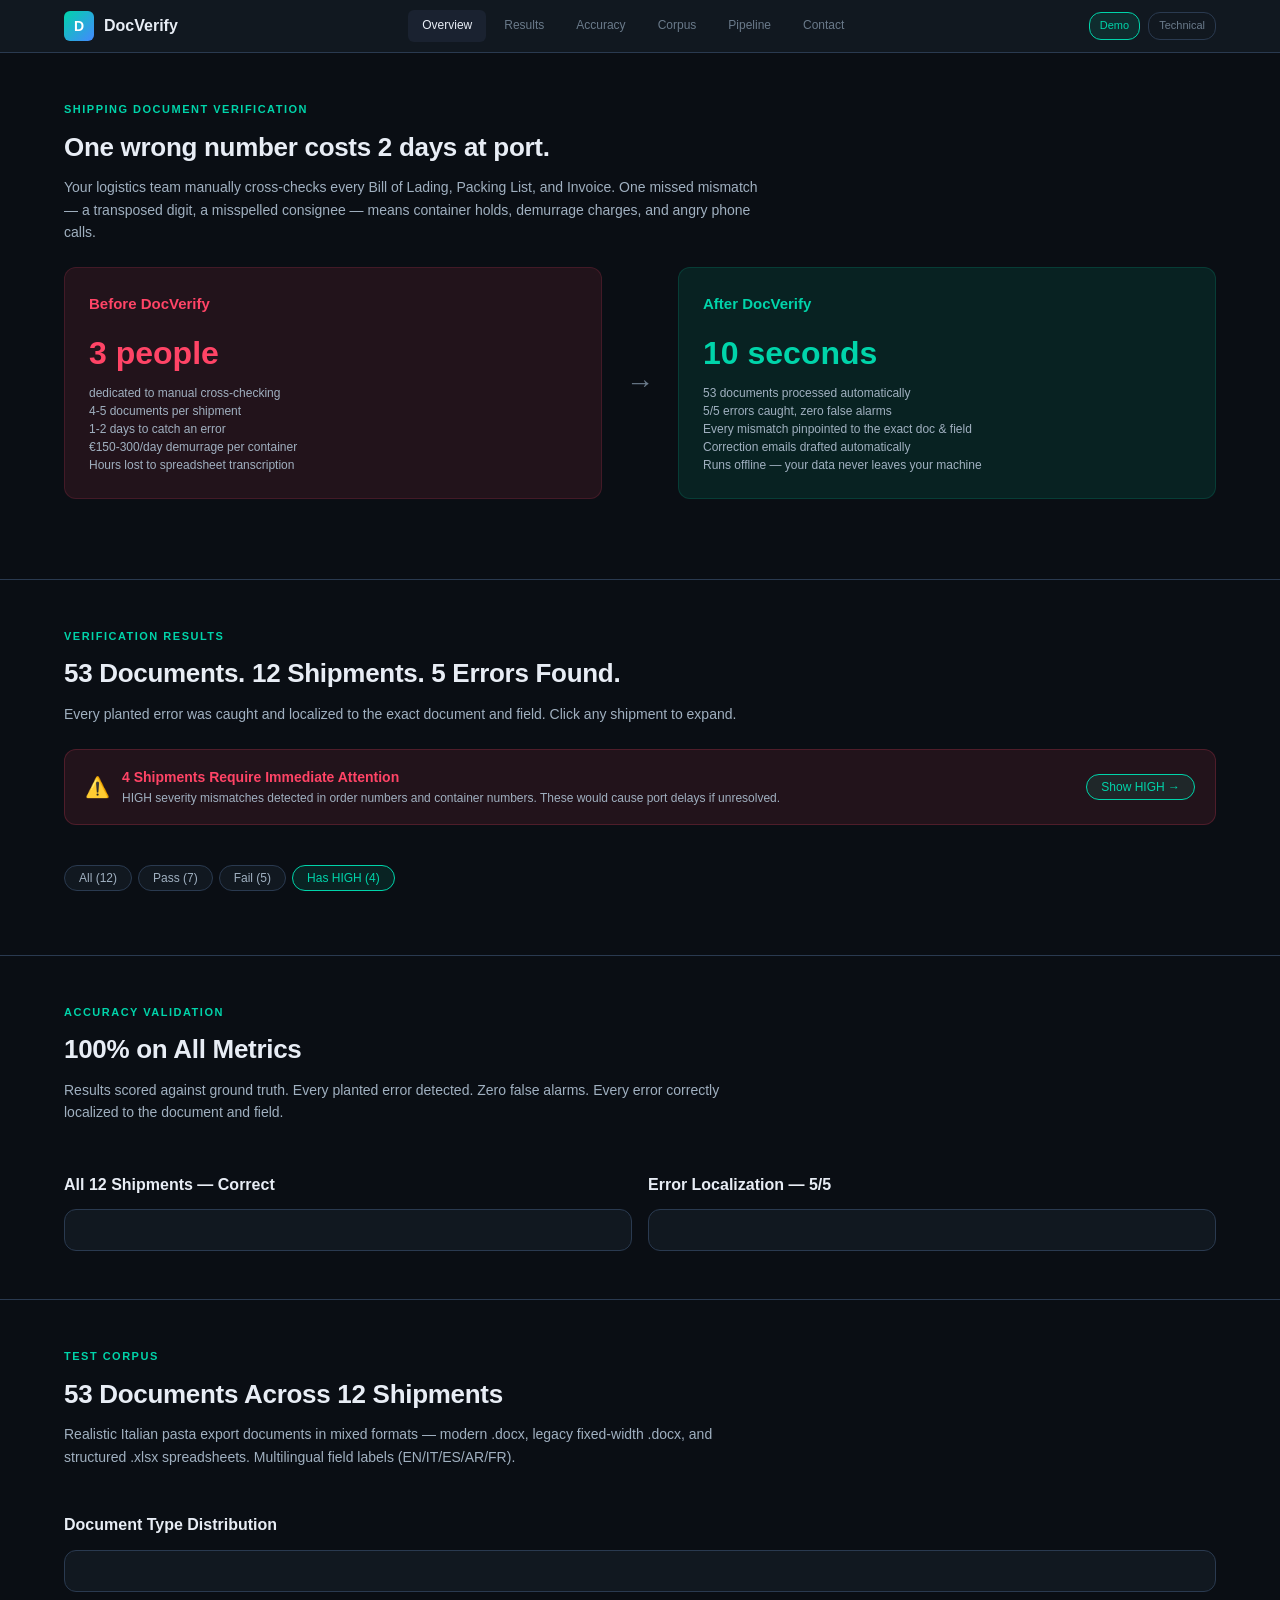
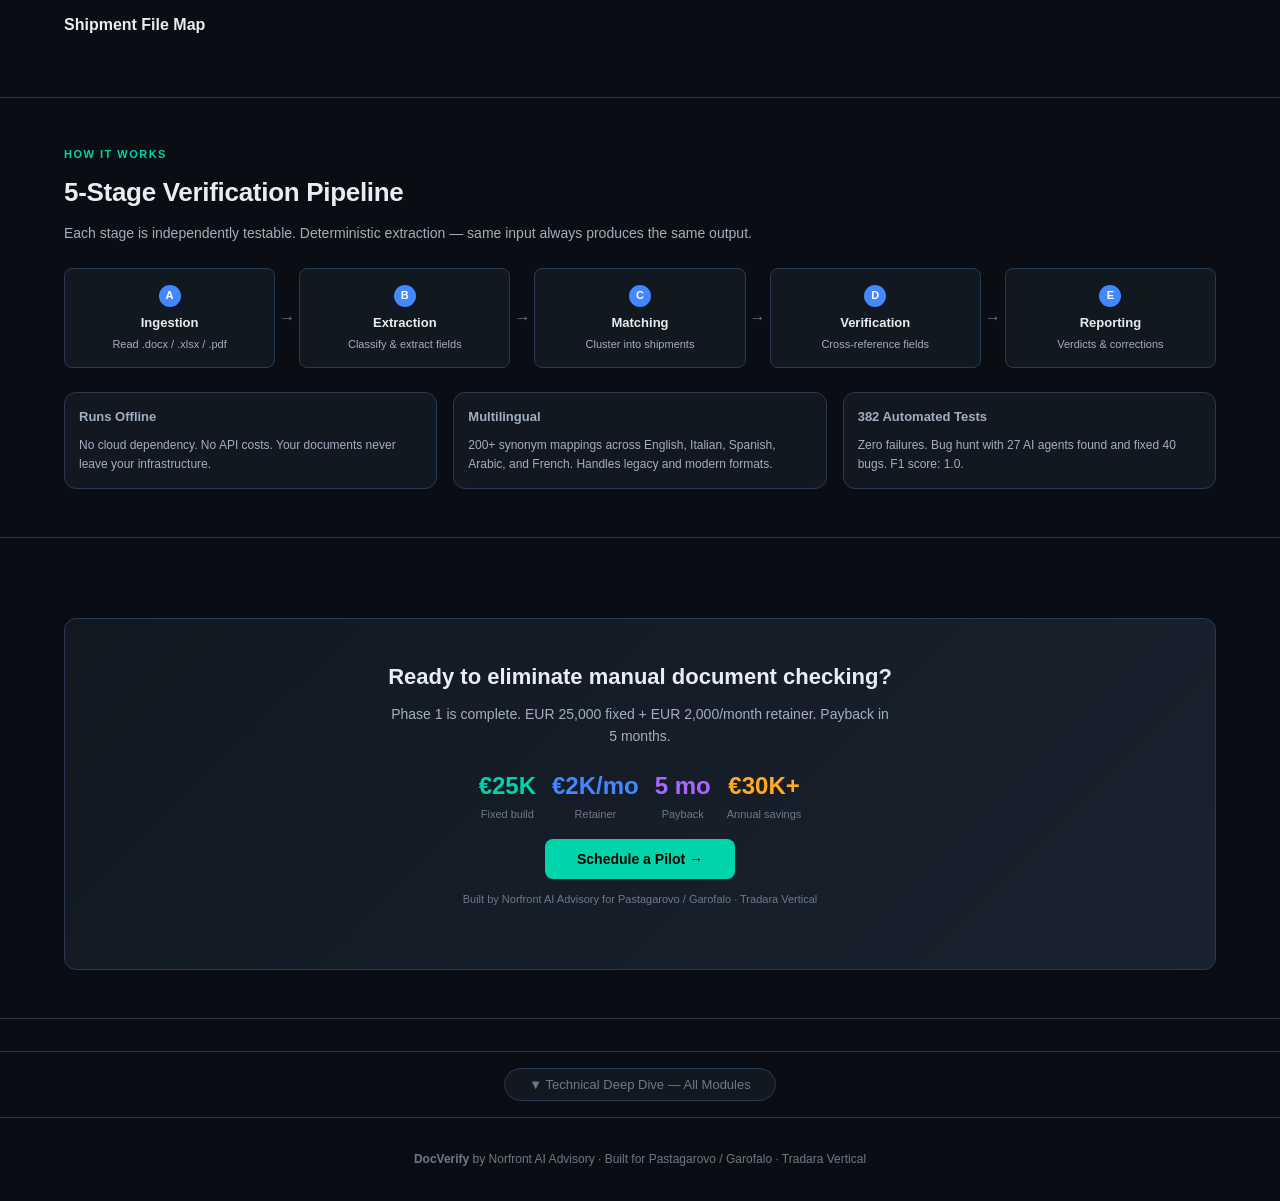
<file: demo.html>
<!DOCTYPE html>
<html lang="en">
<head>
<meta charset="UTF-8">
<meta name="viewport" content="width=device-width, initial-scale=1.0">
<title>DocVerify — Shipping Document Verification</title>
<style>
*{margin:0;padding:0;box-sizing:border-box}
:root{
  --bg:#0a0e14;--bg2:#111820;--bg3:#1a2230;--bg4:#243040;
  --border:#2a3a50;--border2:#3a4a60;
  --text:#e8edf5;--text2:#a0b0c0;--text3:#6a7a8a;
  --green:#00d4aa;--green-bg:rgba(0,212,170,.10);
  --red:#ff4466;--red-bg:rgba(255,68,102,.10);
  --orange:#ffaa22;--orange-bg:rgba(255,170,34,.10);
  --blue:#4488ff;--blue-bg:rgba(68,136,255,.10);
  --purple:#aa66ff;--purple-bg:rgba(170,102,255,.10);
  --cyan:#00ccdd;--cyan-bg:rgba(0,204,221,.10);
  --accent:#00d4aa;
  --radius:8px;--radius-lg:12px;
}
body{font-family:-apple-system,BlinkMacSystemFont,'Segoe UI',Helvetica,Arial,sans-serif;background:var(--bg);color:var(--text);line-height:1.6;font-size:14px}
a{color:var(--blue);text-decoration:none}
code{font-family:'SF Mono',SFMono-Regular,Consolas,monospace;background:var(--bg3);padding:1px 6px;border-radius:4px;font-size:12px}
.container{max-width:1200px;margin:0 auto;padding:0 24px}

/* Nav */
nav{background:var(--bg2);border-bottom:1px solid var(--border);position:sticky;top:0;z-index:100;backdrop-filter:blur(12px)}
nav .container{display:flex;align-items:center;justify-content:space-between;height:52px}
.nav-brand{display:flex;align-items:center;gap:10px;font-weight:700;font-size:16px}
.nav-brand .icon{width:30px;height:30px;background:linear-gradient(135deg,var(--green),var(--blue));border-radius:6px;display:flex;align-items:center;justify-content:center;font-weight:800;font-size:14px;color:#fff}
.nav-links{display:flex;gap:4px}
.nav-links a{padding:6px 14px;border-radius:6px;font-size:12px;color:var(--text3);white-space:nowrap;transition:all .2s}
.nav-links a:hover,.nav-links a.active{background:var(--bg3);color:var(--text)}
.badge-live{background:var(--green-bg);color:var(--green);padding:2px 8px;border-radius:12px;font-size:11px;font-weight:600;cursor:pointer;border:1px solid transparent;transition:all .2s}
.badge-live:hover{border-color:var(--green)}
.badge-live::before{content:'';display:inline-block;width:5px;height:5px;background:var(--green);border-radius:50%;margin-right:4px;animation:pulse 2s infinite}
@keyframes pulse{0%,100%{opacity:1}50%{opacity:.3}}
.mode-label{font-size:11px;color:var(--text3);padding:4px 10px;border:1px solid var(--border);border-radius:12px;cursor:pointer;transition:all .2s}
.mode-label:hover{border-color:var(--text2);color:var(--text2)}
.mode-label.active{border-color:var(--green);color:var(--green);background:var(--green-bg)}

/* Sections */
section{padding:48px 0;border-bottom:1px solid var(--border)}
section:last-child{border-bottom:none}
.section-label{font-size:11px;text-transform:uppercase;letter-spacing:1.5px;color:var(--green);margin-bottom:8px;font-weight:600}
.section-title{font-size:26px;font-weight:700;margin-bottom:8px;letter-spacing:-.3px}
.section-desc{color:var(--text2);font-size:14px;margin-bottom:24px;max-width:700px}
h3{font-size:16px;font-weight:600;margin-bottom:12px}
h4{font-size:13px;font-weight:600;margin-bottom:8px;color:var(--text2)}

/* Grids */
.grid-2{display:grid;grid-template-columns:repeat(2,1fr);gap:16px}
.grid-3{display:grid;grid-template-columns:repeat(3,1fr);gap:16px}
.grid-4{display:grid;grid-template-columns:repeat(4,1fr);gap:16px}
.grid-5{display:grid;grid-template-columns:repeat(5,1fr);gap:12px}
.grid-6{display:grid;grid-template-columns:repeat(6,1fr);gap:12px}
.grid-auto{display:grid;grid-template-columns:repeat(auto-fill,minmax(280px,1fr));gap:16px}

/* Cards */
.card{background:var(--bg2);border:1px solid var(--border);border-radius:var(--radius-lg);padding:20px;transition:border-color .2s}
.card:hover{border-color:var(--border2)}
.card-sm{padding:14px}

/* Stats */
.stat{text-align:center;padding:20px}
.stat .value{font-size:36px;font-weight:700;margin-bottom:4px}
.stat .label{font-size:12px;text-transform:uppercase;letter-spacing:.5px;color:var(--text2)}
.stat .sub{font-size:12px;color:var(--text3);margin-top:4px}

/* Badges */
.badge{display:inline-flex;align-items:center;padding:3px 10px;border-radius:4px;font-size:11px;font-weight:600;text-transform:uppercase;letter-spacing:.3px}
.badge-pass{background:var(--green-bg);color:var(--green)}
.badge-fail{background:var(--red-bg);color:var(--red)}
.badge-high{background:var(--red-bg);color:var(--red)}
.badge-medium{background:var(--orange-bg);color:var(--orange)}
.badge-low{background:var(--bg4);color:var(--text3)}
.badge-doc{font-size:10px;padding:2px 7px}

/* Alert banner */
.alert-banner{background:var(--red-bg);border:1px solid rgba(255,68,102,.2);border-radius:var(--radius-lg);padding:16px 20px;margin-bottom:20px;display:flex;align-items:center;gap:12px}
.alert-banner .alert-icon{font-size:20px}
.alert-banner .alert-text{flex:1}
.alert-banner .alert-title{font-weight:600;font-size:14px;color:var(--red)}
.alert-banner .alert-sub{font-size:12px;color:var(--text2)}

/* Before/after */
.before-after{display:grid;grid-template-columns:1fr auto 1fr;gap:24px;align-items:center;margin-bottom:32px}
.ba-box{padding:24px;border-radius:var(--radius-lg)}
.ba-before{background:var(--red-bg);border:1px solid rgba(255,68,102,.15)}
.ba-after{background:var(--green-bg);border:1px solid rgba(0,212,170,.15)}
.ba-arrow{font-size:28px;color:var(--text3)}
.ba-box h3{margin-bottom:12px;font-size:15px}
.ba-box .ba-stat{font-size:32px;font-weight:700;margin-bottom:4px}
.ba-box .ba-detail{font-size:12px;color:var(--text2);line-height:1.5}

/* Verdict card */
.v-card{background:var(--bg2);border:1px solid var(--border);border-radius:var(--radius-lg);margin-bottom:12px;overflow:hidden;cursor:pointer}
.v-card.pass{border-left:3px solid var(--green)}
.v-card.fail{border-left:3px solid var(--red)}
.v-head{display:flex;align-items:center;padding:14px 18px;gap:14px;flex-wrap:wrap;transition:background .15s}
.v-head:hover{background:var(--bg3)}
.v-body{display:none;padding:0 18px 18px}
.v-body.open{display:block;animation:slideDown .2s ease}
@keyframes slideDown{from{opacity:0;transform:translateY(-4px)}to{opacity:1;transform:translateY(0)}}
.v-chevron{color:var(--text3);transition:transform .2s;margin-left:auto}
.v-card.open .v-chevron{transform:rotate(180deg)}

/* Finding */
.finding{padding:10px;background:var(--bg);border:1px solid var(--border);border-radius:var(--radius);margin-bottom:8px}
.finding-top{display:flex;align-items:center;gap:8px;margin-bottom:4px;flex-wrap:wrap}
.finding-msg{font-size:12px;color:var(--text2)}
.finding-vals{display:grid;grid-template-columns:1fr 1fr;gap:8px;margin-top:8px}
.fv{padding:6px 10px;border-radius:6px;font-size:12px}
.fv-exp{background:var(--green-bg);border:1px solid rgba(0,212,170,.15)}
.fv-fnd{background:var(--red-bg);border:1px solid rgba(255,68,102,.15)}
.fv small{display:block;font-size:10px;color:var(--text3);margin-bottom:2px}

/* Totals */
.totals-grid{display:grid;grid-template-columns:repeat(auto-fit,minmax(110px,1fr));gap:8px;margin-bottom:14px}
.total-cell{background:var(--bg);border:1px solid var(--border);border-radius:var(--radius);padding:10px;text-align:center}
.total-cell .t-l{font-size:10px;color:var(--text3);text-transform:uppercase;margin-bottom:2px}
.total-cell .t-v{font-size:15px;font-weight:600}

/* Doc row */
.doc-row{display:flex;align-items:center;gap:10px;padding:6px 10px;background:var(--bg);border:1px solid var(--border);border-radius:6px;margin-bottom:4px;font-size:12px}
.doc-row .doc-fmt{font-size:10px;padding:1px 5px;border-radius:3px;background:var(--bg4);color:var(--text3);text-transform:uppercase;font-weight:600}
.doc-row .suspect{color:var(--red);font-size:10px;font-weight:700;margin-left:auto}

/* Pipeline */
.pipe{display:flex;align-items:center;gap:4px;flex-wrap:wrap;margin-bottom:24px}
.pipe-stage{flex:1;min-width:120px;background:var(--bg2);border:1px solid var(--border);border-radius:var(--radius);padding:14px;text-align:center}
.pipe-stage .num{width:22px;height:22px;background:var(--blue);color:#fff;border-radius:50%;display:inline-flex;align-items:center;justify-content:center;font-size:11px;font-weight:700;margin-bottom:6px}
.pipe-stage .name{font-weight:600;font-size:13px}
.pipe-stage .desc{font-size:11px;color:var(--text2);margin-top:2px}
.pipe-arr{color:var(--text3);font-size:16px;flex-shrink:0}

/* Filter bar */
.filter-bar{display:flex;gap:6px;margin-bottom:16px;flex-wrap:wrap}
.filter-btn{padding:5px 14px;border-radius:16px;font-size:12px;font-weight:500;cursor:pointer;border:1px solid var(--border);background:var(--bg2);color:var(--text2);transition:all .2s}
.filter-btn:hover{background:var(--bg3);color:var(--text);border-color:var(--text3)}
.filter-btn.active{border-color:var(--green);color:var(--green);background:var(--green-bg)}

/* Table */
table{width:100%;border-collapse:collapse}
th{text-align:left;padding:8px 12px;font-size:11px;text-transform:uppercase;letter-spacing:.5px;color:var(--text3);border-bottom:1px solid var(--border);font-weight:600}
td{padding:8px 12px;font-size:13px;border-bottom:1px solid var(--border)}
tr:hover{background:var(--bg3)}

/* Code block */
.code-block{background:var(--bg);border:1px solid var(--border);border-radius:var(--radius);padding:14px;font-family:monospace;font-size:12px;overflow-x:auto;white-space:pre;color:var(--text2);line-height:1.7}

/* Progress */
.progress{height:8px;background:var(--bg);border-radius:4px;overflow:hidden;margin-top:6px}
.progress-bar{height:100%;border-radius:4px;transition:width .3s}

/* Tag */
.tag{display:inline-block;padding:3px 10px;background:var(--bg3);border:1px solid var(--border);border-radius:16px;font-size:11px;color:var(--text2);margin:2px}

/* Persona */
.persona{display:flex;gap:12px;align-items:flex-start}
.persona-avatar{width:40px;height:40px;border-radius:50%;display:flex;align-items:center;justify-content:center;font-size:16px;font-weight:700;flex-shrink:0}

/* Synonym grid */
.syn-grid{display:grid;grid-template-columns:repeat(auto-fill,minmax(300px,1fr));gap:8px}
.syn-item{display:flex;align-items:center;gap:8px;padding:6px 10px;background:var(--bg);border:1px solid var(--border);border-radius:6px;font-size:12px}
.syn-item .arrow{color:var(--text3)}

/* CTA */
.cta-section{background:linear-gradient(135deg,var(--bg2),var(--bg3));border:1px solid var(--border);border-radius:var(--radius-lg);padding:40px;text-align:center;margin-top:32px}
.cta-section h3{font-size:22px;margin-bottom:8px}
.cta-section p{color:var(--text2);margin-bottom:20px;max-width:500px;margin-left:auto;margin-right:auto}
.cta-btn{display:inline-block;padding:12px 32px;background:var(--green);color:#000;font-weight:700;border-radius:8px;font-size:14px;border:none;cursor:pointer;transition:all .2s}
.cta-btn:hover{transform:translateY(-1px);box-shadow:0 4px 20px rgba(0,212,170,.3)}

/* Tech toggle */
.tech-section{display:none}
.tech-section.visible{display:block}
.tech-toggle-bar{text-align:center;padding:16px 0;border-top:1px solid var(--border);margin-top:32px}
.tech-toggle-btn{padding:8px 24px;border-radius:20px;font-size:13px;font-weight:500;cursor:pointer;border:1px solid var(--border);background:var(--bg2);color:var(--text3);transition:all .2s}
.tech-toggle-btn:hover{border-color:var(--text2);color:var(--text2)}
.tech-toggle-btn.open{border-color:var(--blue);color:var(--blue);background:var(--blue-bg)}

/* Footer */
footer{padding:32px 0;text-align:center;color:var(--text3);font-size:12px;border-top:1px solid var(--border)}

/* Responsive */
@media(max-width:768px){
  .grid-2,.grid-3,.grid-4,.grid-5,.grid-6{grid-template-columns:1fr}
  .pipe{flex-direction:column}.pipe-arr{transform:rotate(90deg)}
  .finding-vals{grid-template-columns:1fr}
  .before-after{grid-template-columns:1fr}
  .ba-arrow{transform:rotate(90deg);text-align:center}
  .nav-links{display:none}
}
</style>
</head>
<body>

<!-- ═══ NAV ═══ -->
<nav>
<div class="container">
  <div class="nav-brand"><div class="icon">D</div> DocVerify</div>
  <div class="nav-links">
    <a href="#overview" class="active">Overview</a>
    <a href="#results">Results</a>
    <a href="#scorecard">Accuracy</a>
    <a href="#corpus">Corpus</a>
    <a href="#pipeline">Pipeline</a>
    <a href="#contact">Contact</a>
  </div>
  <div style="display:flex;gap:8px;align-items:center">
    <span class="mode-label active" id="mode-demo" onclick="setMode('demo')">Demo</span>
    <span class="mode-label" id="mode-tech" onclick="setMode('tech')">Technical</span>
  </div>
</div>
</nav>

<!-- ═══ 1. HERO — THE PAIN ═══ -->
<section id="overview">
<div class="container">
  <div class="section-label">Shipping Document Verification</div>
  <div class="section-title">One wrong number costs 2 days at port.</div>
  <div class="section-desc">Your logistics team manually cross-checks every Bill of Lading, Packing List, and Invoice. One missed mismatch — a transposed digit, a misspelled consignee — means container holds, demurrage charges, and angry phone calls.</div>

  <!-- Before / After -->
  <div class="before-after">
    <div class="ba-box ba-before">
      <h3 style="color:var(--red)">Before DocVerify</h3>
      <div class="ba-stat" style="color:var(--red)">3 people</div>
      <div class="ba-detail">dedicated to manual cross-checking<br>4-5 documents per shipment<br>1-2 days to catch an error<br>€150-300/day demurrage per container<br>Hours lost to spreadsheet transcription</div>
    </div>
    <div class="ba-arrow">→</div>
    <div class="ba-box ba-after">
      <h3 style="color:var(--green)">After DocVerify</h3>
      <div class="ba-stat" style="color:var(--green)">10 seconds</div>
      <div class="ba-detail">53 documents processed automatically<br>5/5 errors caught, zero false alarms<br>Every mismatch pinpointed to the exact doc &amp; field<br>Correction emails drafted automatically<br>Runs offline — your data never leaves your machine</div>
    </div>
  </div>

  <!-- Scorecard -->
  <div class="grid-4" id="scorecard-strip"></div>
</div>
</section>

<!-- ═══ 2. RESULTS ═══ -->
<section id="results">
<div class="container">
  <div class="section-label">Verification Results</div>
  <div class="section-title">53 Documents. 12 Shipments. 5 Errors Found.</div>
  <div class="section-desc">Every planted error was caught and localized to the exact document and field. Click any shipment to expand.</div>

  <!-- Alert banner for HIGH findings -->
  <div class="alert-banner" id="alert-banner">
    <div class="alert-icon">⚠️</div>
    <div class="alert-text">
      <div class="alert-title">4 Shipments Require Immediate Attention</div>
      <div class="alert-sub">HIGH severity mismatches detected in order numbers and container numbers. These would cause port delays if unresolved.</div>
    </div>
    <button class="filter-btn active" data-f="high" onclick="setFilter('high')" style="flex-shrink:0">Show HIGH →</button>
  </div>

  <!-- Stats -->
  <div class="grid-4" id="result-stats" style="margin-bottom:20px"></div>

  <!-- Filters -->
  <div class="filter-bar">
    <button class="filter-btn" data-f="all">All (12)</button>
    <button class="filter-btn" data-f="pass">Pass (7)</button>
    <button class="filter-btn" data-f="fail">Fail (5)</button>
    <button class="filter-btn active" data-f="high">Has HIGH (4)</button>
  </div>

  <!-- Shipment cards -->
  <div id="shipment-cards"></div>
</div>
</section>

<!-- ═══ 3. SCORECARD ═══ -->
<section id="scorecard">
<div class="container">
  <div class="section-label">Accuracy Validation</div>
  <div class="section-title">100% on All Metrics</div>
  <div class="section-desc">Results scored against ground truth. Every planted error detected. Zero false alarms. Every error correctly localized to the document and field.</div>

  <div class="grid-6" id="sc-metrics" style="margin-bottom:24px"></div>

  <div class="grid-2">
    <!-- Confusion matrix -->
    <div>
      <h3>All 12 Shipments — Correct</h3>
      <div class="card" style="overflow-x:auto" id="confusion-table"></div>
    </div>
    <!-- Localization -->
    <div>
      <h3>Error Localization — 5/5</h3>
      <div class="card" style="overflow-x:auto" id="loc-table"></div>
    </div>
  </div>
</div>
</section>

<!-- ═══ 4. CORPUS ═══ -->
<section id="corpus">
<div class="container">
  <div class="section-label">Test Corpus</div>
  <div class="section-title">53 Documents Across 12 Shipments</div>
  <div class="section-desc">Realistic Italian pasta export documents in mixed formats — modern .docx, legacy fixed-width .docx, and structured .xlsx spreadsheets. Multilingual field labels (EN/IT/ES/AR/FR).</div>

  <div class="grid-3" id="format-stats" style="margin-bottom:20px"></div>

  <h3>Document Type Distribution</h3>
  <div class="card" style="margin-bottom:20px" id="doctype-chart"></div>

  <h3>Shipment File Map</h3>
  <div class="grid-auto" id="corpus-grid"></div>
</div>
</section>

<!-- ═══ 5. PIPELINE (compact) ═══ -->
<section id="pipeline">
<div class="container">
  <div class="section-label">How It Works</div>
  <div class="section-title">5-Stage Verification Pipeline</div>
  <div class="section-desc">Each stage is independently testable. Deterministic extraction — same input always produces the same output.</div>
  <div class="pipe">
    <div class="pipe-stage"><div class="num">A</div><div class="name">Ingestion</div><div class="desc">Read .docx / .xlsx / .pdf</div></div>
    <div class="pipe-arr">→</div>
    <div class="pipe-stage"><div class="num">B</div><div class="name">Extraction</div><div class="desc">Classify &amp; extract fields</div></div>
    <div class="pipe-arr">→</div>
    <div class="pipe-stage"><div class="num">C</div><div class="name">Matching</div><div class="desc">Cluster into shipments</div></div>
    <div class="pipe-arr">→</div>
    <div class="pipe-stage"><div class="num">D</div><div class="name">Verification</div><div class="desc">Cross-reference fields</div></div>
    <div class="pipe-arr">→</div>
    <div class="pipe-stage"><div class="num">E</div><div class="name">Reporting</div><div class="desc">Verdicts &amp; corrections</div></div>
  </div>

  <div class="grid-3">
    <div class="card card-sm">
      <h4>Runs Offline</h4>
      <p style="font-size:12px;color:var(--text2)">No cloud dependency. No API costs. Your documents never leave your infrastructure.</p>
    </div>
    <div class="card card-sm">
      <h4>Multilingual</h4>
      <p style="font-size:12px;color:var(--text2)">200+ synonym mappings across English, Italian, Spanish, Arabic, and French. Handles legacy and modern formats.</p>
    </div>
    <div class="card card-sm">
      <h4>382 Automated Tests</h4>
      <p style="font-size:12px;color:var(--text2)">Zero failures. Bug hunt with 27 AI agents found and fixed 40 bugs. F1 score: 1.0.</p>
    </div>
  </div>
</div>
</section>

<!-- ═══ 6. CONTACT / CTA ═══ -->
<section id="contact">
<div class="container">
  <div class="cta-section">
    <h3>Ready to eliminate manual document checking?</h3>
    <p>Phase 1 is complete. EUR 25,000 fixed + EUR 2,000/month retainer. Payback in 5 months.</p>
    <div style="display:flex;gap:16px;justify-content:center;flex-wrap:wrap;margin-bottom:16px">
      <div style="text-align:center"><div style="font-size:24px;font-weight:700;color:var(--green)">€25K</div><div style="font-size:11px;color:var(--text3)">Fixed build</div></div>
      <div style="text-align:center"><div style="font-size:24px;font-weight:700;color:var(--blue)">€2K/mo</div><div style="font-size:11px;color:var(--text3)">Retainer</div></div>
      <div style="text-align:center"><div style="font-size:24px;font-weight:700;color:var(--purple)">5 mo</div><div style="font-size:11px;color:var(--text3)">Payback</div></div>
      <div style="text-align:center"><div style="font-size:24px;font-weight:700;color:var(--orange)">€30K+</div><div style="font-size:11px;color:var(--text3)">Annual savings</div></div>
    </div>
    <button class="cta-btn" onclick="alert('Contact: tomas@norfront.com')">Schedule a Pilot →</button>
    <p style="font-size:11px;color:var(--text3);margin-top:12px">Built by Norfront AI Advisory for Pastagarovo / Garofalo · Tradara Vertical</p>
  </div>
</div>
</section>

<!-- ═══ TECHNICAL DEEP DIVE (hidden by default) ═══ -->
<div class="tech-toggle-bar" id="tech-bar">
  <button class="tech-toggle-btn" onclick="toggleTech()">▼ Technical Deep Dive — All Modules</button>
</div>

<div class="tech-section" id="tech-content">

<!-- EXTRACTION -->
<section>
<div class="container">
  <div class="section-label">Extraction Module</div>
  <div class="section-title">Multilingual Field Extraction</div>
  <div class="section-desc">200+ synonym mappings across 5 languages. 10-step extraction pipeline with cascading fallbacks.</div>

  <h3>10-Step Extraction Pipeline</h3>
  <div class="grid-5" style="margin-bottom:20px">
    <div class="card card-sm"><h4>1. Classify</h4><p style="font-size:11px;color:var(--text2)">Regex keyword signals for 5 doc types. Handles spaced-out titles. Confidence: 0.9/0.6.</p></div>
    <div class="card card-sm"><h4>2. Table KV</h4><p style="font-size:11px;color:var(--text2)">Key-value pairs from 2-column metadata tables and wide tables with spacer columns.</p></div>
    <div class="card card-sm"><h4>3. Text KV</h4><p style="font-size:11px;color:var(--text2)">Regex label:value pairs from free-text lines.</p></div>
    <div class="card card-sm"><h4>4. Confirmation</h4><p style="font-size:11px;color:var(--text2)">Pattern-match fields from prose confirmations.</p></div>
    <div class="card card-sm"><h4>5. Merge</h4><p style="font-size:11px;color:var(--text2)">Priority: tables > text > confirmation.</p></div>
    <div class="card card-sm"><h4>6. Headers</h4><p style="font-size:11px;color:var(--text2)">Score header row candidates by recognized fields.</p></div>
    <div class="card card-sm"><h4>7. Line Items</h4><p style="font-size:11px;color:var(--text2)">Structured tables + legacy fixed-width parser.</p></div>
    <div class="card card-sm"><h4>8. Totals</h4><p style="font-size:11px;color:var(--text2)">From TOTAL rows, text patterns, or sum items.</p></div>
    <div class="card card-sm"><h4>9. Confidence</h4><p style="font-size:11px;color:var(--text2)">Extraction confidence score from field coverage.</p></div>
    <div class="card card-sm"><h4>10. LLM</h4><p style="font-size:11px;color:var(--text2)">Optional: Ollama/Anthropic/Gemini for unresolved labels.</p></div>
  </div>

  <h3>Sample Synonym Mappings</h3>
  <div class="syn-grid" id="syn-samples"></div>
</div>
</section>

<!-- MATCHING -->
<section>
<div class="container">
  <div class="section-label">Matching Module</div>
  <div class="section-title">Union-Find Shipment Clustering</div>
  <div class="section-desc">5-phase matching: exact edges → raw clusters → fuzzy fallback (≥85) → re-collect → build groups.</div>
  <div class="grid-2">
    <div class="card">
      <h3>Algorithm</h3>
      <div class="code-block">// Phase 1: Exact-match edges via Union-Find
for doc in docs:
  for field in (bl_no, order_no, container_no, reference):
    if normalized_ids[field] match → union(i, j)

// Phase 2: Collect raw clusters
// Phase 3: Fuzzy fallback for singletons (rapidfuzz ≥ 85)
// Phase 4: Re-collect after fuzzy merge
// Phase 5: Build ShipmentGroups with certainty scores
//   1.0 = 2+ exact, 0.7 = 1 match, 0.4 = fuzzy, 0.2 = singleton</div>
    </div>
    <div class="card">
      <h3>Consensus Identifiers</h3>
      <div style="overflow-x:auto" id="consensus-table"></div>
    </div>
  </div>
</div>
</section>

<!-- VERIFICATION -->
<section>
<div class="container">
  <div class="section-label">Verification Module</div>
  <div class="section-title">7-Pass Cross-Reference Engine</div>
  <div class="section-desc">Majority-vote outlier detection. Tolerance-aware numeric comparison.</div>
  <div class="grid-4" style="margin-bottom:20px">
    <div class="card card-sm"><div class="badge badge-high" style="margin-bottom:6px">HIGH</div><h4>Identifiers</h4><p style="font-size:11px;color:var(--text2)">order_no, bl_no, container_no — exact after normalization.</p></div>
    <div class="card card-sm"><div class="badge badge-high" style="margin-bottom:6px">HIGH</div><h4>Totals Numeric</h4><p style="font-size:11px;color:var(--text2)">cartons, net_kg, gross_kg, value — tolerance-aware.</p></div>
    <div class="card card-sm"><div class="badge badge-high" style="margin-bottom:6px">HIGH</div><h4>Currency</h4><p style="font-size:11px;color:var(--text2)">Currency code comparison across docs.</p></div>
    <div class="card card-sm"><div class="badge badge-medium" style="margin-bottom:6px">MED</div><h4>Parties</h4><p style="font-size:11px;color:var(--text2)">Shipper/consignee normalized string comparison.</p></div>
  </div>
  <div class="grid-3" id="sev-dist"></div>
</div>
</section>

<!-- LLM -->
<section>
<div class="container">
  <div class="section-label">LLM Module</div>
  <div class="section-title">Multi-Provider LLM Router</div>
  <div class="section-desc">Optional fallback for unresolved labels. Off by default — runs fully deterministic without it.</div>
  <div class="grid-3">
    <div class="card card-sm"><h4>Ollama (Local)</h4><p style="font-size:11px;color:var(--text2)">Default. llama3 via HTTP API. 120s timeout. Runs offline.</p></div>
    <div class="card card-sm"><h4>Anthropic Claude</h4><p style="font-size:11px;color:var(--text2)">Claude Sonnet. max_tokens=4096. Zero-retention cloud.</p></div>
    <div class="card card-sm"><h4>Google Gemini</h4><p style="font-size:11px;color:var(--text2)">Gemini 2.0 Flash. max_output_tokens=4096.</p></div>
  </div>
</div>
</section>

<!-- EMAIL -->
<section>
<div class="container">
  <div class="section-label">Email Module</div>
  <div class="section-title">IMAP Inbox &amp; Resend Sender</div>
  <div class="grid-2">
    <div class="card card-sm"><h4>📥 IMAP Inbox</h4><p style="font-size:12px;color:var(--text2)">Poll IMAP for .docx/.xlsx/.pdf attachments. Auto-convert to pipeline input.</p></div>
    <div class="card card-sm"><h4>📤 Resend Sender</h4><p style="font-size:12px;color:var(--text2)">Send correction-request emails with findings. Supports attachments.</p></div>
  </div>
</div>
</section>

<!-- AGENTS -->
<section>
<div class="container">
  <div class="section-label">Agent Simulation</div>
  <div class="section-title">Multi-Persona Email Simulation</div>
  <div class="section-desc">5 agent personas with different roles, languages, and error rates for testing.</div>
  <div class="grid-5">
    <div class="card card-sm"><div class="persona"><div class="persona-avatar" style="background:var(--blue-bg);color:var(--blue)">M</div><div><strong>Marco Rossi</strong><br><span style="font-size:11px;color:var(--text2)">Shipper · IT · 10% error</span></div></div></div>
    <div class="card card-sm"><div class="persona"><div class="persona-avatar" style="background:var(--purple-bg);color:var(--purple)">L</div><div><strong>Lucia Ferretti</strong><br><span style="font-size:11px;color:var(--text2)">Logistics · IT · 15% error</span></div></div></div>
    <div class="card card-sm"><div class="persona"><div class="persona-avatar" style="background:var(--orange-bg);color:var(--orange)">A</div><div><strong>Ahmad Nasrallah</strong><br><span style="font-size:11px;color:var(--text2)">Warehouse · AR · 20% error</span></div></div></div>
    <div class="card card-sm"><div class="persona"><div class="persona-avatar" style="background:var(--green-bg);color:var(--green)">S</div><div><strong>Sophie Khoury</strong><br><span style="font-size:11px;color:var(--text2)">Consignee · FR · 5% error</span></div></div></div>
    <div class="card card-sm"><div class="persona"><div class="persona-avatar" style="background:var(--cyan-bg);color:var(--cyan)">G</div><div><strong>Giuseppe Bianchi</strong><br><span style="font-size:11px;color:var(--text2)">Shipper · IT · 12% error</span></div></div></div>
  </div>
</div>
</section>

<!-- FEEDBACK -->
<section>
<div class="container">
  <div class="section-label">Feedback Loop</div>
  <div class="section-title">Human-in-the-Loop Learning</div>
  <div class="grid-3">
    <div class="card card-sm"><h4>📝 Tracker</h4><p style="font-size:12px;color:var(--text2)">Append-only JSONL log. Confirmed/rejected/corrected verdicts with timestamps.</p></div>
    <div class="card card-sm"><h4>⚙️ Tuner</h4><p style="font-size:12px;color:var(--text2)">Auto-adjust synonym weights, numeric tolerances, LLM trigger from feedback.</p></div>
    <div class="card card-sm"><h4>🔄 Retrain</h4><p style="font-size:12px;color:var(--text2)">Export corrected data as fine-tuning examples for LLMs.</p></div>
  </div>
</div>
</section>

<!-- API -->
<section>
<div class="container">
  <div class="section-label">REST API</div>
  <div class="section-title">FastAPI Backend — 18 Endpoints</div>
  <div class="card" style="overflow-x:auto">
    <table>
      <thead><tr><th>Method</th><th>Endpoint</th><th>Description</th></tr></thead>
      <tbody>
        <tr><td><code>GET</code></td><td><code>/api/status</code></td><td>Pipeline state + last run summary</td></tr>
        <tr><td><code>POST</code></td><td><code>/api/pipeline/run</code></td><td>Trigger corpus pipeline</td></tr>
        <tr><td><code>POST</code></td><td><code>/api/pipeline/email</code></td><td>Trigger email pipeline</td></tr>
        <tr><td><code>POST</code></td><td><code>/api/simulate</code></td><td>Trigger agent simulation</td></tr>
        <tr><td><code>GET</code></td><td><code>/api/inbox</code></td><td>Email inbox listing</td></tr>
        <tr><td><code>GET</code></td><td><code>/api/results</code></td><td>Full pipeline results</td></tr>
        <tr><td><code>GET</code></td><td><code>/api/results/{group_id}</code></td><td>Single group detail</td></tr>
        <tr><td><code>GET</code></td><td><code>/api/scorecard</code></td><td>Scoring results</td></tr>
        <tr><td><code>GET/POST</code></td><td><code>/api/feedback</code></td><td>Read/submit feedback</td></tr>
        <tr><td><code>GET/POST</code></td><td><code>/api/config</code></td><td>Read/update configuration</td></tr>
        <tr><td><code>GET</code></td><td><code>/api/health/ollama</code></td><td>Ollama connectivity check</td></tr>
        <tr><td><code>GET</code></td><td><code>/api/documents</code></td><td>List corpus documents</td></tr>
        <tr><td><code>GET</code></td><td><code>/api/documents/{file}</code></td><td>Parsed document content</td></tr>
      </tbody>
    </table>
  </div>
</div>
</section>

<!-- SCHEMAS -->
<section>
<div class="container">
  <div class="section-label">Data Schemas</div>
  <div class="section-title">Pydantic v2 Models</div>
  <div class="grid-3">
    <div class="card card-sm"><h4>RawDoc</h4><div class="code-block">doc_id: str (SHA-256)
source_path: str
source_format: docx|xlsx|pdf
text: str
tables: list[list[list[str]]]</div></div>
    <div class="card card-sm"><h4>CanonicalDoc</h4><div class="code-block">doc_id, source_path, doc_type
identifiers: Identifiers
parties: Parties
logistics: Logistics
line_items: list[LineItem]
totals: Totals
extraction_confidence: float</div></div>
    <div class="card card-sm"><h4>ShipmentVerdict</h4><div class="code-block">group_id: str (G01..Gnn)
verdict: PASS | FAIL
suspect_doc_ids: list[str]
findings: list[Finding]</div></div>
  </div>
</div>
</section>

<!-- CONFIG -->
<section>
<div class="container">
  <div class="section-label">Configuration</div>
  <div class="section-title">Environment Variables</div>
  <div class="card" style="overflow-x:auto">
    <table>
      <thead><tr><th>Variable</th><th>Default</th><th>Purpose</th></tr></thead>
      <tbody>
        <tr><td><code>LLM_PROVIDER</code></td><td>ollama</td><td>Backend: ollama / anthropic / gemini</td></tr>
        <tr><td><code>OLLAMA_BASE_URL</code></td><td>localhost:11434</td><td>Ollama server URL</td></tr>
        <tr><td><code>OLLAMA_MODEL</code></td><td>llama3</td><td>Ollama model name</td></tr>
        <tr><td><code>ANTHROPIC_API_KEY</code></td><td>—</td><td>Anthropic API key</td></tr>
        <tr><td><code>GEMINI_API_KEY</code></td><td>—</td><td>Google Gemini API key</td></tr>
        <tr><td><code>EMAIL_HOST</code></td><td>imap.gmail.com</td><td>IMAP server</td></tr>
        <tr><td><code>EMAIL_USER/PASSWORD</code></td><td>—</td><td>IMAP credentials</td></tr>
        <tr><td><code>RESEND_API_KEY</code></td><td>—</td><td>Resend email API key</td></tr>
        <tr><td><code>NUMERIC_TOLERANCE</code></td><td>0.0</td><td>Tolerance for numeric comparison</td></tr>
      </tbody>
    </table>
  </div>
</div>
</section>

<!-- ARCHITECTURE -->
<section>
<div class="container">
  <div class="section-label">Architecture</div>
  <div class="section-title">Module Dependency Map</div>
  <div class="card">
    <div class="code-block">docverify/
├── pipeline.py          ← CLI entry point, orchestrates all stages
├── utils.py             ← content_hash, normalize_identifier, parse_number
├── schemas/models.py    ← Pydantic v2 models (FROZEN)
├── ingestion/ingest.py  ← Stage A: .docx/.xlsx/.pdf → RawDoc
├── extraction/
│   ├── extract.py       ← Stage B: RawDoc → CanonicalDoc (10 steps)
│   ├── synonyms.py      ← 200+ multilingual label→canonical mappings
│   └── llm_fallback.py  ← Optional LLM label resolution
├── matching/match.py    ← Stage C: Union-Find clustering → ShipmentGroup
├── verification/verify.py ← Stage D: 7-pass cross-reference → Verdict
├── reporting/report.py  ← Stage E: JSON + markdown + dashboard
├── scoring/score.py     ← Answer-key grading
├── llm/                 ← router.py + ollama/anthropic/gemini clients
├── email/               ← inbox.py (IMAP) + sender.py (Resend)
├── agents/              ← simulator.py + generator.py + personas.py
├── feedback/            ← tracker.py + tuner.py + retrain.py
└── web/                 ← app.py (FastAPI) + api.py + static/</div>
  </div>
</div>
</section>

</div><!-- end tech-content -->

<footer>
  <div class="container">
    <p><strong>DocVerify</strong> by Norfront AI Advisory · Built for Pastagarovo / Garofalo · Tradara Vertical</p>
  </div>
</footer>

<script>
// ═══ EMBEDDED DATA ═══
const R={summary:{shipments:12,passed:7,failed:5},shipments:[
{id:"G01",v:"PASS",ids:{order_no:"ORD-2024-33562",bl_no:"BL185831",container_no:"WSHZ2980815"},totals:{cartons:4967,net_kg:47634.83,gross_kg:50829,value:191161.76,currency:"EUR"},docs:[{t:"bill_of_lading",p:"S01_BL_v1.docx"},{t:"confirmation",p:"S01_Confirmation_v1.docx"},{t:"commercial_invoice",p:"S01_Invoice_v1.docx"},{t:"packing_list",p:"S01_PackingList_legacy.docx"},{t:"proforma_invoice",p:"S01_ProForma_v1.docx"}],suspects:["S01_Confirmation_v1.docx"],findings:[{sev:"low",field:"logistics.ship_date",va:"23 Apr 2026",vb:"27 April 2026",msg:"Date format mismatch"},{sev:"low",field:"logistics.vessel",va:"JOHNSON STAR",vb:"JOHNSON STAR voyage",msg:"Vessel appended with 'voyage'"}]},
{id:"G02",v:"PASS",ids:{order_no:"ORD-2025-36034",bl_no:"BL524356",container_no:"AQWL1929476"},totals:{cartons:4207,net_kg:49236.75,gross_kg:54049.61,value:161439.76,currency:"EUR"},docs:[{t:"confirmation",p:"S07_Confirmation_v1.docx"},{t:"commercial_invoice",p:"S07_Invoice_v1.docx"},{t:"bill_of_lading",p:"S07_BL_v1.docx"},{t:"packing_list",p:"S07_PackingList_legacy.docx"},{t:"proforma_invoice",p:"S07_ProForma_v1.docx"}],suspects:["S07_Confirmation_v1.docx"],findings:[{sev:"low",field:"logistics.ship_date",va:"12 Feb 2026",vb:"16 February 2026",msg:"Date format mismatch"},{sev:"low",field:"logistics.vessel",va:"GONZALEZ TRADER",vb:"GONZALEZ TRADER voyage",msg:"Vessel appended"}]},
{id:"G03",v:"FAIL",ids:{order_no:"ORD-2026-26686",bl_no:"BL595120",container_no:"HTZG5004134"},totals:{cartons:null,net_kg:null,gross_kg:42782.81,value:null,currency:null},docs:[{t:"commercial_invoice",p:"S10_Invoice_v1.xlsx"},{t:"bill_of_lading",p:"S10_BL_v1.docx"},{t:"confirmation",p:"S10_Confirmation_v1.docx"},{t:"packing_list",p:"S10_PackingList_legacy.docx"}],suspects:["S10_Confirmation_v1.docx","S10_Invoice_v1.xlsx"],findings:[{sev:"high",field:"identifiers.order_no",va:"ORD-2026-26686",vb:"ORD-2026-26687",msg:"Order number off by 1 digit — planted error"},{sev:"low",field:"logistics.ship_date",va:"17 May 2026",vb:"15 May 2026",msg:"Date mismatch"},{sev:"low",field:"logistics.vessel",va:"SMITH SPIRIT",vb:"SMITH SPIRIT voyage",msg:"Vessel appended"}]},
{id:"G04",v:"PASS",ids:{order_no:"ORD-2026-57865",bl_no:"BL622073",container_no:"EYRK3360675"},totals:{cartons:4491,net_kg:44621.29,gross_kg:48331.1,value:205443.52,currency:"USD"},docs:[{t:"commercial_invoice",p:"S09_Invoice_v1.docx"},{t:"confirmation",p:"S09_Confirmation_v1.docx"},{t:"bill_of_lading",p:"S09_BL_v1.docx"},{t:"packing_list",p:"S09_PackingList_clean.docx"},{t:"proforma_invoice",p:"S09_ProForma_v1.docx"}],suspects:["S09_Confirmation_v1.docx"],findings:[{sev:"low",field:"logistics.ship_date",va:"07 Mar 2026",vb:"10 March 2026",msg:"Date format mismatch"},{sev:"low",field:"logistics.vessel",va:"LAWRENCE SPIRIT",vb:"LAWRENCE SPIRIT voyage",msg:"Vessel appended"}]},
{id:"G05",v:"PASS",ids:{order_no:"ORD-2026-31160",bl_no:"CMAU124217",container_no:"DOAN2526903"},totals:{cartons:2483,net_kg:30190.74,gross_kg:31943.38,value:71505.36,currency:"EUR"},docs:[{t:"bill_of_lading",p:"S03_BL_v1.docx"},{t:"commercial_invoice",p:"S03_Invoice_v1.docx"},{t:"confirmation",p:"S03_Confirmation_v1.docx"},{t:"packing_list",p:"S03_PackingList_clean.docx"},{t:"proforma_invoice",p:"S03_ProForma_v1.docx"}],suspects:["S03_Confirmation_v1.docx"],findings:[{sev:"low",field:"logistics.ship_date",va:"06 May 2026",vb:"08 May 2026",msg:"Date mismatch"},{sev:"low",field:"logistics.vessel",va:"RHODES TRADER",vb:"RHODES TRADER voyage",msg:"Vessel appended"}]},
{id:"G06",v:"FAIL",ids:{order_no:"ORD-2026-77566",bl_no:"CMAU786782",container_no:"XUWU7583025"},totals:{cartons:4006,net_kg:42313.14,gross_kg:46073.31,value:null,currency:"EUR"},docs:[{t:"confirmation",p:"S02_Confirmation_v1.docx"},{t:"packing_list",p:"S02_PackingList_sheet.xlsx"},{t:"bill_of_lading",p:"S02_BL_v1.docx"},{t:"commercial_invoice",p:"S02_Invoice_v1.xlsx"}],suspects:["S02_PackingList_sheet.xlsx","S02_Invoice_v1.xlsx","S02_BL_v1.docx","S02_Confirmation_v1.docx"],findings:[{sev:"high",field:"identifiers.order_no",va:"ORD-2026-77566",vb:"ORD-2026-77567",msg:"Order number off by 1 digit — planted error"},{sev:"low",field:"logistics.ship_date",va:"16 March 2026",vb:"14 Mar 2026",msg:"Date mismatch"},{sev:"low",field:"logistics.vessel",va:"WALKER SPIRIT",vb:"WALKER SPIRIT voyage",msg:"Vessel appended"}]},
{id:"G07",v:"FAIL",ids:{order_no:"ORD-2026-36125",bl_no:"MAEU287193",container_no:"UZKK2424708"},totals:{cartons:null,net_kg:null,gross_kg:9590.8,value:null,currency:null},docs:[{t:"commercial_invoice",p:"S04_Invoice_v1.xlsx"},{t:"packing_list",p:"S04_PackingList_legacy.docx"},{t:"bill_of_lading",p:"S04_BL_v1.docx"}],suspects:["S04_PackingList_legacy.docx","S04_Invoice_v1.xlsx"],findings:[{sev:"high",field:"identifiers.order_no",va:"ORD-2026-36125",vb:"ORD-2026-36126",msg:"Order number off by 1 digit — planted error"}]},
{id:"G08",v:"PASS",ids:{order_no:"ORD-2026-49520",bl_no:null,container_no:null},totals:{cartons:2086,net_kg:26311.74,gross_kg:28088.13,value:null,currency:"USD"},docs:[{t:"commercial_invoice",p:"S12_Invoice_v1.xlsx"}],suspects:[],findings:[]},
{id:"G09",v:"FAIL",ids:{order_no:"ORD-2024-18305",bl_no:"MAEU441430",container_no:"SLNM5154974"},totals:{cartons:3507,net_kg:36615.43,gross_kg:39426.79,value:137823.36,currency:"EUR"},docs:[{t:"commercial_invoice",p:"S05_Invoice_v1.docx"},{t:"confirmation",p:"S05_Confirmation_v1.docx"},{t:"packing_list",p:"S05_PackingList_sheet.xlsx"},{t:"bill_of_lading",p:"S05_BL_v1.docx"}],suspects:["S05_BL_v1.docx","S05_Invoice_v1.docx","S05_PackingList_sheet.xlsx","S05_Confirmation_v1.docx"],findings:[{sev:"high",field:"identifiers.container_no",va:"SLNM5154974",vb:"BRUX3591184",msg:"Container number completely different — planted error"},{sev:"low",field:"logistics.ship_date",va:"29 Mar 2026",vb:"02 April 2026",msg:"Date mismatch"},{sev:"low",field:"logistics.vessel",va:"JOHNSON TRADER",vb:"JOHNSON TRADER voyage",msg:"Vessel appended"}]},
{id:"G10",v:"PASS",ids:{order_no:"ORD-2025-42565",bl_no:null,container_no:null},totals:{cartons:2308,net_kg:26513.14,gross_kg:28137.47,value:88393.44,currency:"EUR"},docs:[{t:"packing_list",p:"S11_PackingList_sheet.xlsx"},{t:"bill_of_lading",p:"S11_BL_v1.docx"},{t:"commercial_invoice",p:"S11_Invoice_v1.docx"},{t:"confirmation",p:"S11_Confirmation_v1.docx"}],suspects:["S11_Confirmation_v1.docx","S11_BL_v1.docx","S11_PackingList_sheet.xlsx"],findings:[{sev:"low",field:"logistics.ship_date",va:"12 May 2026",vb:"16 May 2026",msg:"Date mismatch"},{sev:"low",field:"logistics.vessel",va:"WOLFE SPIRIT",vb:"WOLFE SPIRIT voyage",msg:"Vessel appended"}]},
{id:"G11",v:"FAIL",ids:{order_no:"ORD-2025-10434",bl_no:"MAEU936446",container_no:"RBTG2249063"},totals:{cartons:4921,net_kg:58505.92,gross_kg:63058.44,value:null,currency:"USD"},docs:[{t:"packing_list",p:"S08_PackingList_sheet.xlsx"},{t:"bill_of_lading",p:"S08_BL_v1.docx"},{t:"commercial_invoice",p:"S08_Invoice_v1.xlsx"}],suspects:["S08_BL_v1.docx","S08_Invoice_v1.xlsx","S08_PackingList_sheet.xlsx"],findings:[{sev:"high",field:"identifiers.order_no",va:"ORD-2025-10434",vb:"ORD-2025-10435",msg:"Order number off by 1 digit — planted error"}]},
{id:"G12",v:"PASS",ids:{order_no:"ORD-2025-98601",bl_no:"MSCU525667",container_no:"SCBR8135635"},totals:{cartons:null,net_kg:null,gross_kg:52605.2,value:null,currency:null},docs:[{t:"bill_of_lading",p:"S06_BL_v1.docx"},{t:"confirmation",p:"S06_Confirmation_v1.docx"},{t:"commercial_invoice",p:"S06_Invoice_v1.xlsx"}],suspects:["S06_Confirmation_v1.docx","S06_Invoice_v1.xlsx"],findings:[{sev:"low",field:"logistics.ship_date",va:"10 March 2026",vb:"05 Mar 2026",msg:"Date mismatch"},{sev:"low",field:"logistics.vessel",va:"WAGNER EXPRESS",vb:"WAGNER EXPRESS voyage",msg:"Vessel appended"}]}
]};

const SC={grouping:"12/12",recall:"5/5",f1:1.0,precision:1.0,localization:"5/5",fp:0,
confusion:[{s:1,planted:false,exp:"PASS",pred:"PASS",ok:true},{s:2,planted:true,exp:"FAIL",pred:"FAIL",ok:true},{s:3,planted:false,exp:"PASS",pred:"PASS",ok:true},{s:4,planted:true,exp:"FAIL",pred:"FAIL",ok:true},{s:5,planted:true,exp:"FAIL",pred:"FAIL",ok:true},{s:6,planted:false,exp:"PASS",pred:"PASS",ok:true},{s:7,planted:false,exp:"PASS",pred:"PASS",ok:true},{s:8,planted:true,exp:"FAIL",pred:"FAIL",ok:true},{s:9,planted:false,exp:"PASS",pred:"PASS",ok:true},{s:10,planted:true,exp:"FAIL",pred:"FAIL",ok:true},{s:11,planted:false,exp:"PASS",pred:"PASS",ok:true},{s:12,planted:false,exp:"PASS",pred:"PASS",ok:true}],
loc:[{s:2,dt:"commercial_invoice",field:"order_no"},{s:4,dt:"packing_list",field:"order_no"},{s:5,dt:"commercial_invoice",field:"container_no"},{s:8,dt:"packing_list",field:"order_no"},{s:10,dt:"commercial_invoice",field:"order_no"}]};

const CORPUS={S01:{n:5,files:["BL_v1.docx","Confirmation_v1.docx","Invoice_v1.docx","PackingList_legacy.docx","ProForma_v1.docx"]},S02:{n:4,files:["BL_v1.docx","Confirmation_v1.docx","Invoice_v1.xlsx","PackingList_sheet.xlsx"]},S03:{n:5,files:["BL_v1.docx","Confirmation_v1.docx","Invoice_v1.docx","PackingList_clean.docx","ProForma_v1.docx"]},S04:{n:3,files:["BL_v1.docx","Invoice_v1.xlsx","PackingList_legacy.docx"]},S05:{n:5,files:["BL_v1.docx","Confirmation_v1.docx","Invoice_v1.docx","PackingList_sheet.xlsx","ProForma_v1.docx"]},S06:{n:4,files:["BL_v1.docx","Confirmation_v1.docx","Invoice_v1.xlsx","PackingList_clean.docx"]},S07:{n:5,files:["BL_v1.docx","Confirmation_v1.docx","Invoice_v1.docx","PackingList_legacy.docx","ProForma_v1.docx"]},S08:{n:3,files:["BL_v1.docx","Invoice_v1.xlsx","PackingList_sheet.xlsx"]},S09:{n:5,files:["BL_v1.docx","Confirmation_v1.docx","Invoice_v1.docx","PackingList_clean.docx","ProForma_v1.docx"]},S10:{n:4,files:["BL_v1.docx","Confirmation_v1.docx","Invoice_v1.xlsx","PackingList_legacy.docx"]},S11:{n:5,files:["BL_v1.docx","Confirmation_v1.docx","Invoice_v1.docx","PackingList_sheet.xlsx","ProForma_v1.docx"]},S12:{n:3,files:["BL_v1.docx","Invoice_v1.xlsx","PackingList_clean.docx"]}};

const SYNONYMS=[["bill of lading","bl_no"],["b/l no","bl_no"],["order number","order_no"],["n. ordine","order_no"],["container no","container_no"],["speditore","shipper"],["destinatario","consignee"],["nave","vessel"],["porto di partenza","pol"],["peso lordo","gross_kg"],["peso netto","net_kg"],["colli","cartons"],["importo","amount"],["valuta","currency"],["رقم الطلب","order_no"],["peso net","net_kg"],["prix unitaire","unit_price"],["número de contenedor","container_no"],["numéro de connaissement","bl_no"],["תאריך משלוח","ship_date"],["peso netto","net_kg"],["peso lordo","gross_kg"],["fattura commerciale","commercial_invoice"],["nota di conferma","confirmation"],["polizza di carico","bill_of_lading"]];

// ═══ HELPERS ═══
const $=s=>document.querySelector(s),$$=s=>document.querySelectorAll(s);
const fmt=t=>({bill_of_lading:"Bill of Lading",commercial_invoice:"Invoice",packing_list:"Packing List",confirmation:"Confirmation",proforma_invoice:"Pro Forma"})[t]||t;
const fmtN=v=>v==null?'—':Number(v).toLocaleString(undefined,{maximumFractionDigits:2});
const fmtC=(v,c)=>v==null?'—':(c?c+' ':'')+Number(v).toLocaleString(undefined,{minimumFractionDigits:2,maximumFractionDigits:2});
const fname=p=>p.split('/').pop();
const ext=p=>p.endsWith('.xlsx')?'xlsx':'docx';

// ═══ MODE TOGGLE ═══
let currentMode='demo';
function setMode(mode){
  currentMode=mode;
  $('#mode-demo').classList.toggle('active',mode==='demo');
  $('#mode-tech').classList.toggle('active',mode==='tech');
  if(mode==='tech'){
    $('#tech-content').classList.add('visible');
    $('#tech-bar').style.display='none';
  } else {
    $('#tech-content').classList.remove('visible');
    $('#tech-bar').style.display='block';
  }
}
function toggleTech(){
  const tc=$('#tech-content');
  const btn=$('#tech-bar button');
  if(tc.classList.contains('visible')){
    tc.classList.remove('visible');
    btn.classList.remove('open');
    btn.textContent='▼ Technical Deep Dive — All Modules';
  } else {
    tc.classList.add('visible');
    btn.classList.add('open');
    btn.textContent='▲ Hide Technical Details';
  }
}

// ═══ RENDER ═══

// Scorecard strip
$('#scorecard-strip').innerHTML=[
  {v:'53',l:'Documents Processed',s:'Across 12 shipments, mixed formats',c:'var(--text)'},
  {v:'5/5',l:'Errors Caught',s:'Every planted mismatch detected',c:'var(--green)'},
  {v:'0',l:'False Alarms',s:'Zero false positives on clean shipments',c:'var(--green)'},
  {v:'5/5',l:'Localized',s:'Each error pinned to exact doc & field',c:'var(--blue)'}
].map(m=>`<div class="card stat"><div class="value" style="color:${m.c}">${m.v}</div><div class="label">${m.l}</div><div class="sub">${m.s}</div></div>`).join('');

// Result stats
const pass=R.shipments.filter(s=>s.v==='PASS').length,fail=R.shipments.filter(s=>s.v==='FAIL').length;
const highCount=R.shipments.filter(s=>s.findings.some(f=>f.sev==='high')).length;
$('#result-stats').innerHTML=[
  {v:R.summary.shipments,l:'Shipments',c:'var(--text)'},
  {v:pass,l:'Passed',c:'var(--green)'},
  {v:fail,l:'Failed',c:'var(--red)'},
  {v:highCount,l:'Need Attention',c:'var(--orange)'}
].map(m=>`<div class="card stat card-sm"><div class="value" style="color:${m.c}">${m.v}</div><div class="label">${m.l}</div></div>`).join('');

// Shipment cards
let filter='high';
function setFilter(f){
  filter=f;
  $$('.filter-btn').forEach(b=>b.classList.toggle('active',b.dataset.f===f));
  renderCards();
}
$$('.filter-btn').forEach(b=>b.addEventListener('click',()=>setFilter(b.dataset.f)));

function renderCards(){
  const filtered=R.shipments.filter(s=>{
    if(filter==='all')return true;
    if(filter==='pass')return s.v==='PASS';
    if(filter==='fail')return s.v==='FAIL';
    if(filter==='high')return s.findings.some(f=>f.sev==='high');
    return true;
  });
  $('#shipment-cards').innerHTML=filtered.map(s=>{
    const isF=s.v==='FAIL';
    const ids=Object.entries(s.ids).filter(([,v])=>v);
    const tots=Object.entries(s.totals).filter(([,v])=>v!=null);
    return `<div class="v-card ${isF?'fail':'pass'}" onclick="this.querySelector('.v-body').classList.toggle('open');this.querySelector('.v-chevron').style.transform=this.querySelector('.v-body').classList.contains('open')?'rotate(180deg)':''">
    <div class="v-head">
      <span class="badge ${isF?'badge-fail':'badge-pass'}">${s.v}</span>
      <strong>${s.id}</strong>
      <span style="color:var(--text2);font-size:12px">${ids.map(([k,v])=>`${k.replace('_no','')}: <span style="color:var(--text);font-family:monospace">${v}</span>`).join(' &middot; ')}</span>
      <span style="margin-left:auto;color:var(--text3);font-size:12px">${s.docs.length} docs &middot; ${s.findings.length} findings</span>
      <span class="v-chevron">▼</span>
    </div>
    <div class="v-body">
      ${tots.length?`<div class="totals-grid">${tots.map(([k,v])=>`<div class="total-cell"><div class="t-l">${k.replace('_',' ')}</div><div class="t-v">${k==='value'?fmtC(v,s.totals.currency):fmtN(v)}</div></div>`).join('')}</div>`:''}
      <h4>Documents</h4>
      ${s.docs.map(d=>`<div class="doc-row"><span class="doc-fmt">${ext(d.p)}</span>${isF&&s.suspects.includes(d.p)?'<span class="suspect">SUSPECT</span>':''}<span style="color:var(--text2)">${fmt(d.t)}</span><span style="font-family:monospace;font-size:11px;color:var(--text3);margin-left:auto">${fname(d.p)}</span></div>`).join('')}
      ${s.findings.length?`<h4 style="margin-top:12px">Findings</h4>${s.findings.map(f=>`<div class="finding"><div class="finding-top"><span class="badge badge-${f.sev}">${f.sev}</span><code style="font-size:11px">${f.field}</code></div><div class="finding-msg">${f.msg}</div><div class="finding-vals"><div class="fv fv-exp"><small>Expected</small>${f.va}</div><div class="fv fv-fnd"><small>Found</small>${f.vb}</div></div></div>`).join(''):''}
    </div></div>`;
  }).join('');
}
renderCards();

// Scorecard metrics
$('#sc-metrics').innerHTML=[
  {v:'12/12',l:'Grouping',c:'var(--green)'},{v:'5/5',l:'Recall',c:'var(--green)'},
  {v:'1.00',l:'F1',c:'var(--blue)'},{v:'1.00',l:'Precision',c:'var(--blue)'},
  {v:'5/5',l:'Localization',c:'var(--purple)'},{v:'0',l:'False Pos.',c:'var(--green)'}
].map(m=>`<div class="card stat card-sm"><div class="value" style="color:${m.c}">${m.v}</div><div class="label">${m.l}</div></div>`).join('');

// Confusion table
$('#confusion-table').innerHTML=`<table><thead><tr><th>S#</th><th>Planted</th><th>Expected</th><th>Predicted</th><th>✓</th></tr></thead><tbody>${SC.confusion.map(c=>`<tr><td>S${String(c.s).padStart(2,'0')}</td><td>${c.planted?'<span style="color:var(--red)">Yes</span>':'No'}</td><td><span class="badge ${c.exp==='PASS'?'badge-pass':'badge-fail'}">${c.exp}</span></td><td><span class="badge ${c.pred==='PASS'?'badge-pass':'badge-fail'}">${c.pred}</span></td><td style="color:var(--green);font-weight:700">✓</td></tr>`).join('')}</tbody></table>`;

// Localization table
$('#loc-table').innerHTML=`<table><thead><tr><th>S#</th><th>Doc Type</th><th>Field</th><th>✓</th></tr></thead><tbody>${SC.loc.map(l=>`<tr><td><strong>S${String(l.s).padStart(2,'0')}</strong></td><td><span class="badge badge-doc" style="background:var(--blue-bg);color:var(--blue)">${fmt(l.dt)}</span></td><td><code>${l.field}</code></td><td style="color:var(--green);font-weight:700">✓</td></tr>`).join('')}</tbody></table>`;

// Format stats
const docxCount=53-Object.values(CORPUS).reduce((a,c)=>a+c.files.filter(f=>f.endsWith('.xlsx')).length,0);
$('#format-stats').innerHTML=[
  {v:docxCount,l:'DOCX Files',c:'var(--blue)',s:'Modern + legacy fixed-width'},
  {v:53-docxCount,l:'XLSX Files',c:'var(--green)',s:'Structured spreadsheets'},
  {v:'0',l:'PDF Files',c:'var(--text3)',s:'Supported (pdfplumber) — not in test corpus'}
].map(m=>`<div class="card stat"><div class="value" style="color:${m.c}">${m.v}</div><div class="label">${m.l}</div><div class="sub">${m.s}</div></div>`).join('');

// Doc type chart
const typeCounts={};
R.shipments.forEach(s=>s.docs.forEach(d=>{typeCounts[d.t]=(typeCounts[d.t]||0)+1}));
$('#doctype-chart').innerHTML=`<div class="grid-5">${Object.entries(typeCounts).sort((a,b)=>b[1]-a[1]).map(([t,c])=>`<div style="text-align:center"><div style="font-size:28px;font-weight:700;color:var(--blue)">${c}</div><div style="font-size:12px;color:var(--text2)">${fmt(t)}</div><div class="progress"><div class="progress-bar" style="width:${c/53*100}%;background:var(--blue)"></div></div></div>`).join('')}</div>`;

// Corpus grid
$('#corpus-grid').innerHTML=Object.entries(CORPUS).map(([sid,d])=>`<div class="card card-sm"><h4>${sid} <span style="color:var(--text3);font-weight:400;font-size:11px">&middot; ${d.n} files</span></h4>${d.files.map(f=>`<div class="doc-row"><span class="doc-fmt">${ext(f)}</span><span style="font-size:11px;color:var(--text2)">${f}</span></div>`).join('')}</div>`).join('');

// Synonyms (tech)
$('#syn-samples').innerHTML=SYNONYMS.map(([label,field])=>`<div class="syn-item"><span style="color:var(--text2)">${label}</span><span class="arrow">→</span><code>${field}</code></div>`).join('');

// Consensus table (tech)
$('#consensus-table').innerHTML=`<table><thead><tr><th>Group</th><th>Verdict</th><th>Order No</th><th>BL</th><th>Container</th></tr></thead><tbody>${R.shipments.map(s=>`<tr><td><strong>${s.id}</strong></td><td><span class="badge ${s.v==='PASS'?'badge-pass':'badge-fail'}">${s.v}</span></td><td style="font-family:monospace;font-size:11px">${s.ids.order_no||'—'}</td><td style="font-family:monospace;font-size:11px">${s.ids.bl_no||'—'}</td><td style="font-family:monospace;font-size:11px">${s.ids.container_no||'—'}</td></tr>`).join('')}</tbody></table>`;

// Severity dist (tech)
const sevCounts={high:0,medium:0,low:0};
R.shipments.forEach(s=>s.findings.forEach(f=>sevCounts[f.sev]++));
const totalFindings=sevCounts.high+sevCounts.medium+sevCounts.low;
$('#sev-dist').innerHTML=[{k:'high',l:'HIGH — Actionable',c:'var(--red)'},{k:'medium',l:'MEDIUM — Review',c:'var(--orange)'},{k:'low',l:'LOW — Info',c:'var(--text3)'}].map(x=>`<div class="card stat"><div class="value" style="color:${x.c}">${sevCounts[x.k]}</div><div class="label">${x.l}</div><div class="progress"><div class="progress-bar" style="width:${totalFindings?sevCounts[x.k]/totalFindings*100:0}%;background:${x.c}"></div></div></div>`).join('');

// Nav scroll spy
const sections=$$('section[id]');
const navLinks=$$('.nav-links a');
const observer=new IntersectionObserver(entries=>{
  entries.forEach(e=>{
    if(e.isIntersecting){
      navLinks.forEach(l=>l.classList.remove('active'));
      const link=$(`.nav-links a[href="#${e.target.id}"]`);
      if(link)link.classList.add('active');
    }
  });
},{threshold:0.3});
sections.forEach(s=>observer.observe(s));
</script>
</body>
</html>
</file>
